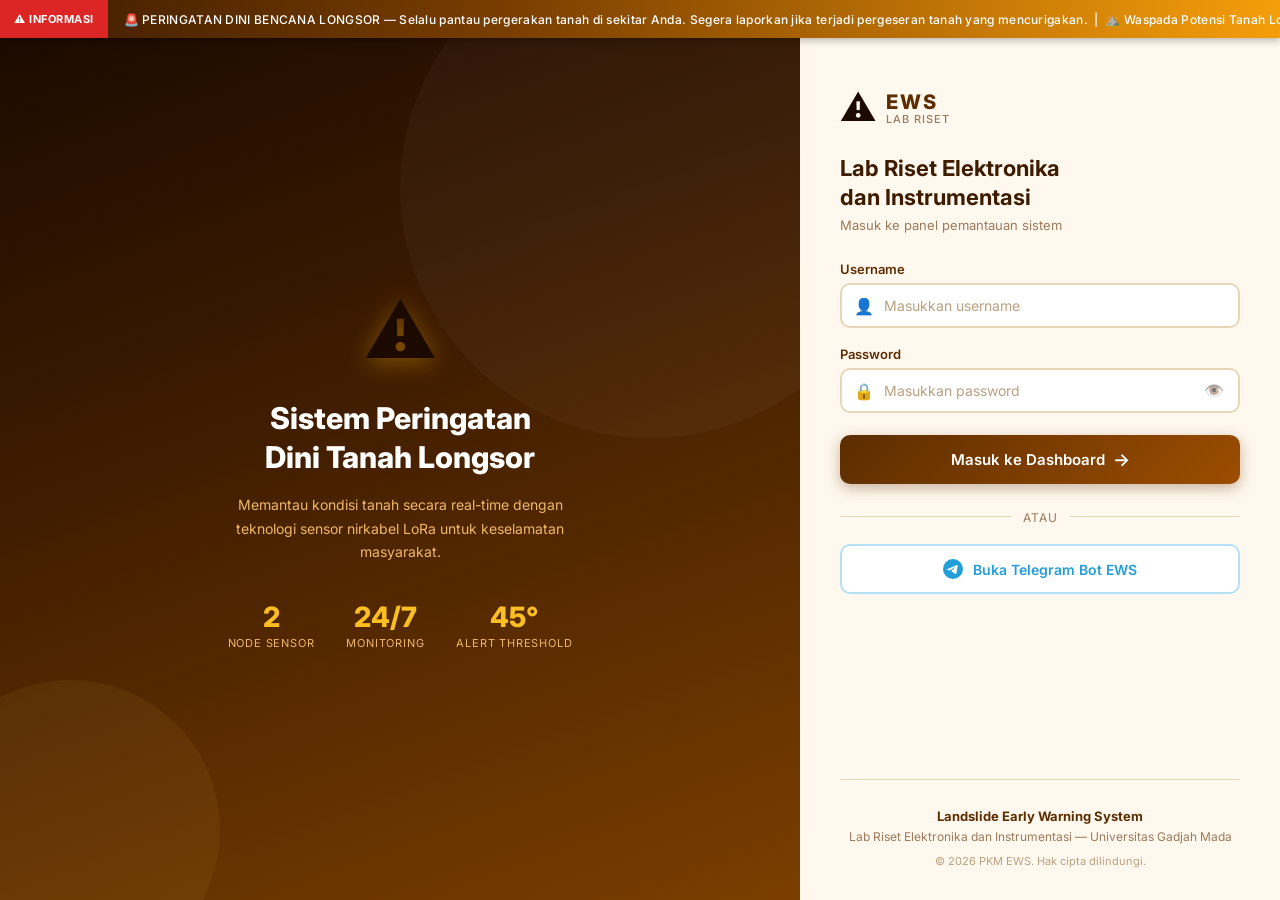
<file: web/index.html>
<!DOCTYPE html>
<html lang="id">
<head>
  <meta charset="UTF-8" />
  <meta name="viewport" content="width=device-width, initial-scale=1.0" />
  <title>EWS Lab Riset — Login</title>
  <link rel="icon" href="data:image/svg+xml,<svg xmlns='http://www.w3.org/2000/svg' viewBox='0 0 100 100'><text y='.9em' font-size='90'>⚠️</text></svg>" />
  <link rel="preconnect" href="https://fonts.googleapis.com" />
  <link rel="preconnect" href="https://fonts.gstatic.com" crossorigin />
  <link href="https://fonts.googleapis.com/css2?family=Inter:wght@400;500;600;700;800&display=swap" rel="stylesheet" />
  <link rel="stylesheet" href="css/login.css" />
</head>
<body>

  <!-- ==============================
       RUNNING TEXT / MARQUEE BAR
       ============================== -->
  <div class="marquee-bar">
    <div class="marquee-label">⚠️ INFORMASI</div>
    <div class="marquee-track-wrapper">
      <div class="marquee-track">
        <span class="marquee-text">
          🚨 PERINGATAN DINI BENCANA LONGSOR — Selalu pantau pergerakan tanah di sekitar Anda. Segera laporkan jika terjadi pergeseran tanah yang mencurigakan. &nbsp;|&nbsp;
          ⛰️ Waspada Potensi Tanah Longsor — Musim hujan meningkatkan risiko gerakan tanah. Evakuasi mandiri jika tanah mulai bergerak. &nbsp;|&nbsp;
          📡 Sistem EWS aktif memantau 2 titik sensor secara real-time. &nbsp;|&nbsp;
          🏫 Lab Riset Elektronika dan Instrumentasi — Universitas Gadjah Mada &nbsp;|&nbsp;
          🚨 PERINGATAN DINI BENCANA LONGSOR — Selalu pantau pergerakan tanah di sekitar Anda. Segera laporkan jika terjadi pergeseran tanah yang mencurigakan. &nbsp;|&nbsp;
          ⛰️ Waspada Potensi Tanah Longsor — Musim hujan meningkatkan risiko gerakan tanah. Evakuasi mandiri jika tanah mulai bergerak. &nbsp;|&nbsp;
          📡 Sistem EWS aktif memantau 2 titik sensor secara real-time. &nbsp;|&nbsp;
          🏫 Lab Riset Elektronika dan Instrumentasi — Universitas Gadjah Mada &nbsp;|&nbsp;
        </span>
      </div>
    </div>
  </div>

  <!-- ==============================
       MAIN LOGIN WRAPPER
       ============================== -->
  <main class="login-wrapper">

    <!-- Left decorative panel -->
    <div class="login-hero">
      <div class="hero-content">
        <div class="hero-icon">⚠️</div>
        <h2>Sistem Peringatan<br/>Dini Tanah Longsor</h2>
        <p>Memantau kondisi tanah secara real-time dengan teknologi sensor nirkabel LoRa untuk keselamatan masyarakat.</p>
        <div class="hero-stats">
          <div class="stat-item">
            <div class="stat-number">2</div>
            <div class="stat-label">Node Sensor</div>
          </div>
          <div class="stat-item">
            <div class="stat-number">24/7</div>
            <div class="stat-label">Monitoring</div>
          </div>
          <div class="stat-item">
            <div class="stat-number">45°</div>
            <div class="stat-label">Alert Threshold</div>
          </div>
        </div>
      </div>
    </div>

    <!-- Login Card -->
    <div class="login-panel">
      <div class="login-card">

        <!-- Logo & Title -->
        <div class="login-logo-row">
          <div class="login-logo-icon">⚠️</div>
          <div class="login-logo-text">
            <span class="login-brand-ews">EWS</span>
            <span class="login-brand-lab">Lab Riset</span>
          </div>
        </div>

        <h1 class="login-title">
          Lab Riset Elektronika<br/>dan Instrumentasi
        </h1>
        <p class="login-subtitle">Masuk ke panel pemantauan sistem</p>

        <!-- Form Login -->
        <form id="loginForm" class="login-form" novalidate>
          <div class="form-group">
            <label for="username">Username</label>
            <div class="input-wrapper">
              <span class="input-icon">👤</span>
              <input type="text" id="username" name="username"
                     placeholder="Masukkan username" autocomplete="username" required />
            </div>
          </div>

          <div class="form-group">
            <label for="password">Password</label>
            <div class="input-wrapper">
              <span class="input-icon">🔒</span>
              <input type="password" id="password" name="password"
                     placeholder="Masukkan password" autocomplete="current-password" required />
              <button type="button" class="toggle-password" id="togglePassword" aria-label="Tampilkan password">👁️</button>
            </div>
          </div>

          <!-- Error message -->
          <div class="error-alert" id="errorAlert">
            ❌ Username atau password salah. Silakan coba lagi.
          </div>

          <!-- Submit Button -->
          <button type="submit" class="btn-login" id="btnLogin">
            <span class="btn-text">Masuk ke Dashboard</span>
            <span class="btn-icon">→</span>
          </button>
        </form>

        <!-- Telegram Button -->
        <div class="divider"><span>atau</span></div>
        <a href="https://t.me/YourBotUsername"
           target="_blank"
           rel="noopener noreferrer"
           class="btn-telegram">
          <svg class="telegram-svg" viewBox="0 0 24 24" fill="currentColor">
            <path d="M11.944 0A12 12 0 0 0 0 12a12 12 0 0 0 12 12 12 12 0 0 0 12-12A12 12 0 0 0 12 0a12 12 0 0 0-.056 0zm4.962 7.224c.1-.002.321.023.465.14a.506.506 0 0 1 .171.325c.016.093.036.306.02.472-.18 1.898-.962 6.502-1.36 8.627-.168.9-.499 1.201-.82 1.23-.696.065-1.225-.46-1.9-.902-1.056-.693-1.653-1.124-2.678-1.8-1.185-.78-.417-1.21.258-1.91.177-.184 3.247-2.977 3.307-3.23.007-.032.014-.15-.056-.212s-.174-.041-.249-.024c-.106.024-1.793 1.14-5.061 3.345-.48.33-.913.49-1.302.48-.428-.008-1.252-.241-1.865-.44-.752-.245-1.349-.374-1.297-.789.027-.216.325-.437.893-.663 3.498-1.524 5.83-2.529 6.998-3.014 3.332-1.386 4.025-1.627 4.476-1.635z"/>
          </svg>
          Buka Telegram Bot EWS
        </a>

      </div><!-- /.login-card -->

      <!-- Footer bawah login -->
      <footer class="login-footer">
        <div class="footer-title">Landslide Early Warning System</div>
        <div class="footer-subtitle">
          Lab Riset Elektronika dan Instrumentasi — Universitas Gadjah Mada
        </div>
        <div class="footer-copy">© 2026 PKM EWS. Hak cipta dilindungi.</div>
      </footer>

    </div><!-- /.login-panel -->

  </main><!-- /.login-wrapper -->

  <script src="js/login.js"></script>
</body>
</html>
</file>
<file: web/css/login.css>
/* ====================================================
   EWS LAB RISET — LOGIN PAGE STYLESHEET
   File  : web/css/login.css
   Tema  : Brown / Amber / Earth Tone
   ==================================================== */

/* ---- RESET & BASE ---- */
*, *::before, *::after {
  margin: 0;
  padding: 0;
  box-sizing: border-box;
}

:root {
  /* Brown Palette */
  --brown-900: #1C0A00;
  --brown-800: #3E1C00;
  --brown-700: #5C2D00;
  --brown-600: #7A3E00;
  --brown-500: #9C4D00;
  --brown-400: #C46800;
  --brown-300: #E08C2A;
  --brown-200: #F0B86A;
  --brown-100: #FAE4C0;
  --brown-50:  #FFF8EE;

  /* Amber / Warning */
  --amber-500: #F59E0B;
  --amber-400: #FBBF24;
  --amber-300: #FCD34D;

  /* Danger */
  --danger:    #DC2626;
  --danger-bg: #FEF2F2;

  /* Telegram */
  --telegram:  #229ED9;

  /* Neutral */
  --text-dark:  #1C0A00;
  --text-mid:   #6B4C30;
  --text-muted: #9C7A5A;
  --bg-warm:    #F5EBD8;
  --white:      #FFFFFF;
  --shadow-warm: 0 8px 32px rgba(60, 28, 0, 0.18);
}

html, body {
  height: 100%;
  font-family: 'Inter', -apple-system, BlinkMacSystemFont, sans-serif;
  background: var(--bg-warm);
  color: var(--text-dark);
  overflow-x: hidden;
}

/* ================================================
   MARQUEE BAR (Running Text di atas)
   ================================================ */
.marquee-bar {
  position: fixed;
  top: 0;
  left: 0;
  right: 0;
  z-index: 1000;
  height: 38px;
  background: linear-gradient(90deg, var(--brown-800) 0%, var(--brown-600) 40%, var(--amber-500) 100%);
  display: flex;
  align-items: center;
  overflow: hidden;
  box-shadow: 0 2px 8px rgba(0,0,0,0.3);
}

.marquee-label {
  flex-shrink: 0;
  background: var(--danger);
  color: var(--white);
  font-size: 11px;
  font-weight: 700;
  letter-spacing: 0.5px;
  padding: 0 14px;
  height: 100%;
  display: flex;
  align-items: center;
  white-space: nowrap;
  z-index: 2;
}

.marquee-track-wrapper {
  flex: 1;
  overflow: hidden;
  position: relative;
  height: 100%;
}

.marquee-track {
  display: flex;
  align-items: center;
  height: 100%;
  width: max-content;
  animation: marquee-scroll 40s linear infinite;
}

.marquee-text {
  color: var(--white);
  font-size: 12px;
  font-weight: 500;
  letter-spacing: 0.3px;
  white-space: nowrap;
  padding: 0 16px;
}

@keyframes marquee-scroll {
  0%   { transform: translateX(0); }
  100% { transform: translateX(-50%); }
}

/* ================================================
   MAIN LAYOUT (2 kolom)
   ================================================ */
.login-wrapper {
  display: flex;
  min-height: 100vh;
  padding-top: 38px; /* tinggi marquee */
}

/* ================================================
   LEFT HERO PANEL
   ================================================ */
.login-hero {
  flex: 1;
  background: linear-gradient(160deg,
    var(--brown-900) 0%,
    var(--brown-800) 40%,
    var(--brown-600) 100%);
  display: flex;
  align-items: center;
  justify-content: center;
  padding: 48px;
  position: relative;
  overflow: hidden;
}

/* Decorative circle bg */
.login-hero::before {
  content: '';
  position: absolute;
  width: 500px;
  height: 500px;
  border-radius: 50%;
  background: rgba(255, 255, 255, 0.03);
  top: -100px;
  right: -100px;
}

.login-hero::after {
  content: '';
  position: absolute;
  width: 300px;
  height: 300px;
  border-radius: 50%;
  background: rgba(255, 200, 80, 0.06);
  bottom: -80px;
  left: -80px;
}

.hero-content {
  position: relative;
  z-index: 1;
  text-align: center;
  max-width: 380px;
}

.hero-icon {
  font-size: 72px;
  margin-bottom: 24px;
  filter: drop-shadow(0 4px 12px rgba(255,180,0,0.4));
  animation: hero-float 4s ease-in-out infinite;
}

@keyframes hero-float {
  0%, 100% { transform: translateY(0); }
  50%       { transform: translateY(-10px); }
}

.hero-content h2 {
  font-size: 30px;
  font-weight: 800;
  color: var(--white);
  line-height: 1.3;
  margin-bottom: 16px;
}

.hero-content p {
  font-size: 14px;
  color: var(--brown-200);
  line-height: 1.7;
  margin-bottom: 36px;
}

.hero-stats {
  display: flex;
  justify-content: center;
  gap: 32px;
}

.stat-item {
  text-align: center;
}

.stat-number {
  font-size: 28px;
  font-weight: 800;
  color: var(--amber-400);
}

.stat-label {
  font-size: 11px;
  color: var(--brown-200);
  text-transform: uppercase;
  letter-spacing: 0.8px;
  margin-top: 2px;
}

/* ================================================
   RIGHT LOGIN PANEL
   ================================================ */
.login-panel {
  width: 480px;
  min-width: 420px;
  background: var(--brown-50);
  display: flex;
  flex-direction: column;
  justify-content: space-between;
  padding: 48px 40px 32px;
  overflow-y: auto;
}

/* ---- LOGIN CARD ---- */
.login-card {
  flex: 1;
}

.login-logo-row {
  display: flex;
  align-items: center;
  gap: 10px;
  margin-bottom: 24px;
}

.login-logo-icon {
  font-size: 36px;
}

.login-logo-text {
  display: flex;
  flex-direction: column;
  line-height: 1.1;
}

.login-brand-ews {
  font-size: 20px;
  font-weight: 800;
  color: var(--brown-700);
  letter-spacing: 2px;
}

.login-brand-lab {
  font-size: 11px;
  font-weight: 500;
  color: var(--text-muted);
  letter-spacing: 1px;
  text-transform: uppercase;
}

.login-title {
  font-size: 22px;
  font-weight: 700;
  color: var(--brown-800);
  line-height: 1.3;
  margin-bottom: 6px;
}

.login-subtitle {
  font-size: 13px;
  color: var(--text-muted);
  margin-bottom: 28px;
}

/* ---- FORM ---- */
.login-form {
  display: flex;
  flex-direction: column;
  gap: 18px;
}

.form-group {
  display: flex;
  flex-direction: column;
  gap: 6px;
}

.form-group label {
  font-size: 13px;
  font-weight: 600;
  color: var(--brown-700);
}

.input-wrapper {
  position: relative;
  display: flex;
  align-items: center;
}

.input-icon {
  position: absolute;
  left: 14px;
  font-size: 16px;
  pointer-events: none;
  z-index: 1;
}

.input-wrapper input {
  width: 100%;
  padding: 12px 44px 12px 42px;
  border: 2px solid #E8D5B8;
  border-radius: 10px;
  font-size: 14px;
  font-family: 'Inter', sans-serif;
  background: var(--white);
  color: var(--text-dark);
  outline: none;
  transition: border-color 0.2s, box-shadow 0.2s;
}

.input-wrapper input:focus {
  border-color: var(--brown-400);
  box-shadow: 0 0 0 3px rgba(196, 104, 0, 0.12);
}

.input-wrapper input::placeholder {
  color: #BBA080;
}

.toggle-password {
  position: absolute;
  right: 12px;
  background: none;
  border: none;
  cursor: pointer;
  font-size: 16px;
  padding: 4px;
  opacity: 0.6;
  transition: opacity 0.2s;
}

.toggle-password:hover {
  opacity: 1;
}

/* ---- ERROR ---- */
.error-alert {
  display: none;
  padding: 10px 14px;
  background: var(--danger-bg);
  border: 1px solid #FECACA;
  border-radius: 8px;
  color: var(--danger);
  font-size: 13px;
  font-weight: 500;
}

.error-alert.show {
  display: block;
  animation: shake 0.4s ease;
}

@keyframes shake {
  0%, 100% { transform: translateX(0); }
  25%       { transform: translateX(-6px); }
  75%       { transform: translateX(6px); }
}

/* ---- BUTTON LOGIN ---- */
.btn-login {
  display: flex;
  align-items: center;
  justify-content: center;
  gap: 8px;
  width: 100%;
  padding: 14px;
  background: linear-gradient(135deg, var(--brown-700) 0%, var(--brown-500) 100%);
  color: var(--white);
  border: none;
  border-radius: 10px;
  font-size: 15px;
  font-weight: 600;
  font-family: 'Inter', sans-serif;
  cursor: pointer;
  transition: all 0.2s;
  box-shadow: 0 4px 14px rgba(92, 45, 0, 0.35);
  margin-top: 4px;
}

.btn-login:hover {
  background: linear-gradient(135deg, var(--brown-600) 0%, var(--brown-400) 100%);
  transform: translateY(-1px);
  box-shadow: 0 6px 18px rgba(92, 45, 0, 0.4);
}

.btn-login:active {
  transform: translateY(0);
}

.btn-icon {
  font-size: 18px;
  transition: transform 0.2s;
}

.btn-login:hover .btn-icon {
  transform: translateX(4px);
}

/* ---- DIVIDER ---- */
.divider {
  position: relative;
  text-align: center;
  margin: 22px 0 18px;
}

.divider::before {
  content: '';
  position: absolute;
  top: 50%;
  left: 0;
  right: 0;
  height: 1px;
  background: #E8D5B8;
}

.divider span {
  position: relative;
  background: var(--brown-50);
  padding: 0 12px;
  font-size: 12px;
  color: var(--text-muted);
  text-transform: uppercase;
  letter-spacing: 1px;
}

/* ---- TELEGRAM BUTTON ---- */
.btn-telegram {
  display: flex;
  align-items: center;
  justify-content: center;
  gap: 10px;
  width: 100%;
  padding: 13px;
  background: #ffffff;
  color: var(--telegram);
  border: 2px solid #B3E0F7;
  border-radius: 10px;
  font-size: 14px;
  font-weight: 600;
  font-family: 'Inter', sans-serif;
  text-decoration: none;
  cursor: pointer;
  transition: all 0.2s;
}

.btn-telegram:hover {
  background: #E8F6FD;
  border-color: var(--telegram);
  transform: translateY(-1px);
  box-shadow: 0 4px 12px rgba(34, 158, 217, 0.2);
}

.telegram-svg {
  width: 20px;
  height: 20px;
}

/* ---- LOGIN FOOTER ---- */
.login-footer {
  text-align: center;
  padding-top: 28px;
  border-top: 1px solid #E8D5B8;
  margin-top: 28px;
}

.footer-title {
  font-size: 13px;
  font-weight: 700;
  color: var(--brown-700);
  margin-bottom: 4px;
}

.footer-subtitle {
  font-size: 12px;
  color: var(--text-muted);
  line-height: 1.5;
  margin-bottom: 8px;
}

.footer-copy {
  font-size: 11px;
  color: #BBA080;
}

/* ================================================
   RESPONSIVE
   ================================================ */
@media (max-width: 860px) {
  .login-hero {
    display: none;
  }
  .login-panel {
    width: 100%;
    min-width: unset;
    padding: 40px 24px 24px;
  }
}

@media (max-width: 480px) {
  .marquee-bar {
    height: 32px;
  }
  .login-wrapper {
    padding-top: 32px;
  }
  .login-panel {
    padding: 28px 16px 20px;
  }
  .login-title {
    font-size: 18px;
  }
}
</file>
